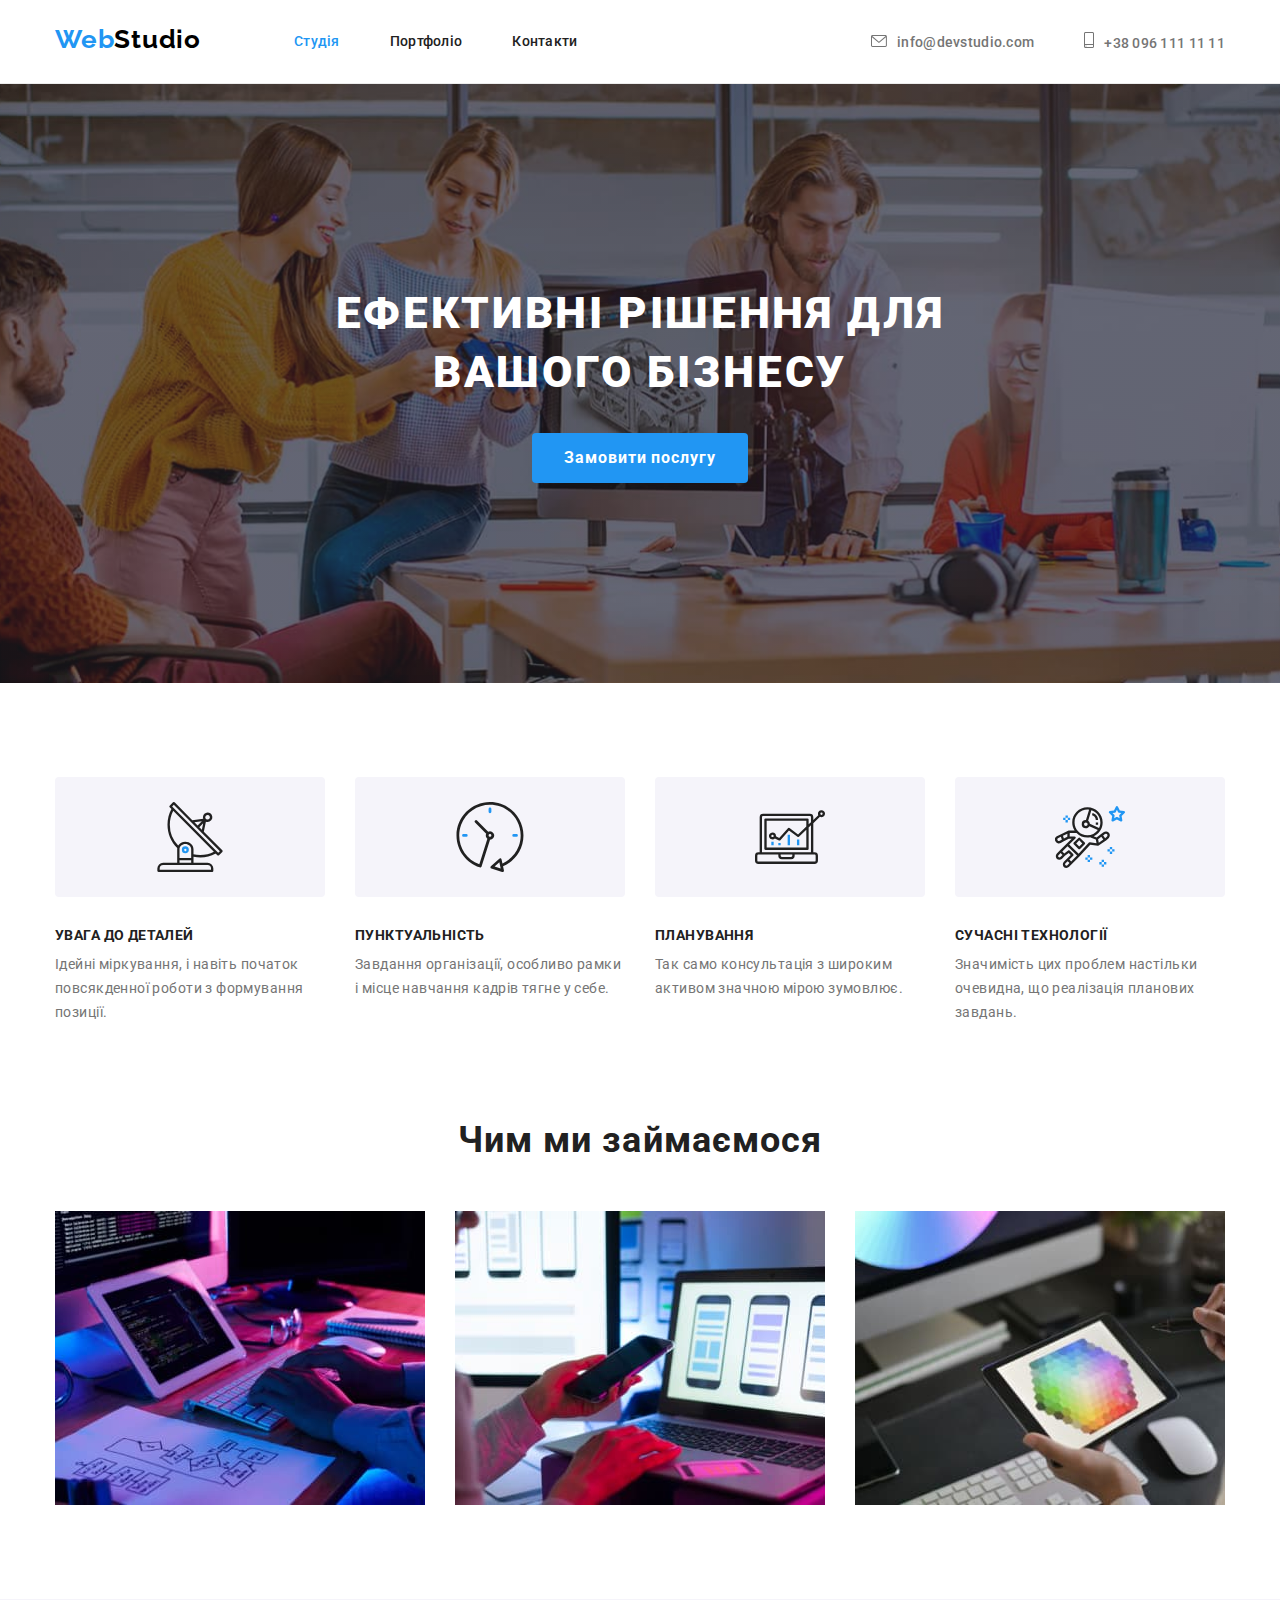
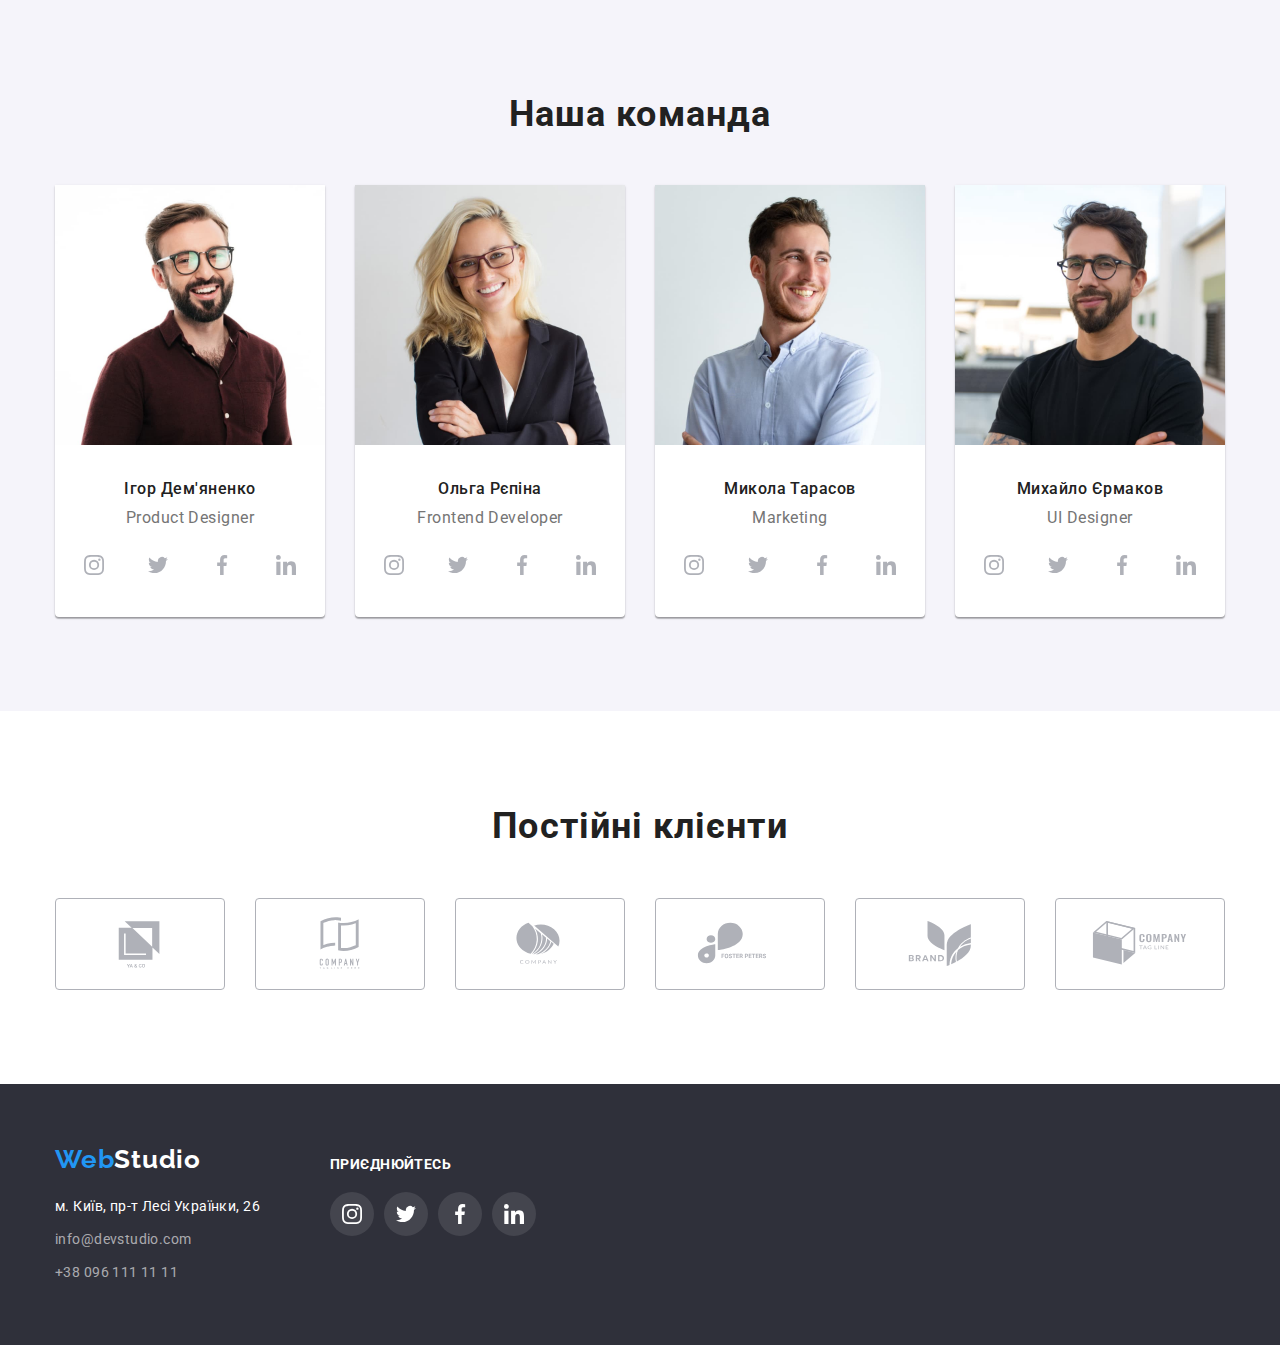
<file: index.html>
<!DOCTYPE html>
<html lang="uk">

<head>
  <meta charset="UTF-8" />
  <meta http-equiv="X-UA-Compatible" content="IE=edge" />
  <meta name="viewport" content="width=device-width, initial-scale=1.0" />
  <link rel="preconnect" href="https://fonts.gstatic.com" crossorigin />
  <link rel="preconnect" href="https://fonts.googleapis.com" />
  <link href="https://fonts.googleapis.com/css2?family=Raleway:wght@700&family=Roboto:wght@400;500;700;900&display=swap"
    rel="stylesheet" />
  <link rel="stylesheet"
    href="https://cdnjs.cloudflare.com/ajax/libs/modern-normalize/1.0.0/modern-normalize.min.css" />
  <link rel="stylesheet" href="./css/styles.css" />
  <title>WebStudio</title>
</head>

<body>
  <!--Header-->
  <header class="page-header">
    <div class="container">
      <nav class="navigation">
        <a href="./index.html" class="logo-link"><span lang="en">Web<span class="studio-color">Studio</span></span></a>
        <ul class="header-navigation list">
          <li>
            <a href="./index.html" class="navigation-link link active">Студія</a>
          </li>
          <li>
            <a href="./portfolio.html" class="navigation-link link">Портфоліо</a>
          </li>
          <li>
            <a href="#contacts" class="navigation-link link">Контакти</a>
          </li>
        </ul>
      </nav>
      <ul class="contacts list">
        <li>
          <a href="mailto:info@devstudio.com" class="link contact mail">
            <div class="logo-cont">
              <svg class="envelope-svg">
                <use href="./images/icons.svg#icon-envelope">
                </use>
              </svg>
            </div>
            info@devstudio.com
          </a>
        </li>
        <li>
          <a href="tel:+380961111111" class="link contact tell">
            <div class="logo-cont">
              <svg class="phone-svg">
                <use href="./images/icons.svg#icon-phone">
                </use>
              </svg>
            </div>
            +38 096 111 11 11
          </a>
        </li>
      </ul>
    </div>
  </header>

  <main>
    <!--Hero Section-->
    <section class="hero">
      <div class="hero-bg">
        <h1 class="hero-header">
          Ефективні рішення для вашого бізнесу
        </h1>
        <button class="hero-button-link" type="button">
          Замовити послугу
        </button>
      </div>
    </section>

    <!--Section Our Аdvantages-->
    <section class="advantages section">
      <div class="container">
        <h2 class="block-head visually-hidden">Переваги</h2>
        <ul class="advantage-list list">
          <li class="advantage">
            <div class="advantage-blok">
              <svg class="advantage-svg">
                <use href="./images/icons.svg#icon-antenna"></use>
              </svg>
            </div>
            <h3 class="advantage-name">УВАГА ДО ДЕТАЛЕЙ</h3>
            <p class="advantage-description">
              Ідейні міркування, і навіть початок повсякденної роботи з
              формування позиції.
            </p>
          </li>
          <li class="advantage">
            <div class="advantage-blok">
              <svg class="advantage-svg">
                <use href="./images/icons.svg#icon-clock"></use>
              </svg>
            </div>
            <h3 class="advantage-name">ПУНКТУАЛЬНІСТЬ</h3>
            <p class="advantage-description">
              Завдання організації, особливо рамки і місце навчання кадрів тягне
              у себе.
            </p>
          </li>
          <li class="advantage">
            <div class="advantage-blok">
              <svg class="advantage-svg">
                <use href="./images/icons.svg#icon-diagram"></use>
              </svg>
            </div>
            <h3 class="advantage-name">ПЛАНУВАННЯ</h3>
            <p class="advantage-description">
              Так само консультація з широким активом значною мірою зумовлює.
            </p>
          </li>
          <li class="advantage">
            <div class="advantage-blok">
              <svg class="advantage-svg">
                <use href="./images/icons.svg#icon-astronaut"></use>
              </svg>
            </div>
            <h3 class="advantage-name">СУЧАСНІ ТЕХНОЛОГІЇ</h3>
            <p class="advantage-description">
              Значимість цих проблем настільки очевидна, що реалізація планових
              завдань.
            </p>
          </li>
        </ul>
      </div>
    </section>

    <!--Section What Do We Do-->
    <section class="we-do section">
      <div class="container">
        <h2 class="block-head">Чим ми займаємося</h2>
        <ul class="we-do-list list">
          <li>
            <img class="we-do-img" src="./images/box1.jpg" alt="Programing" width="370" />
          </li>
          <li>
            <img class="we-do-img" src="./images/box2.jpg" alt="Design" width="370" />
          </li>
          <li>
            <img src="./images/box3.jpg" alt="Drafting" width="370" />
          </li>
        </ul>
      </div>
    </section>

    <!--Our Team-->
    <section class="team-cont section">
      <div class="container">
        <h2 class="block-head">Наша команда</h2>
        <ul class="team list">
          <li>
            <section class="team-employee">
              <img src="./images/team/team1.jpg" alt="Ігор Дем'яненко" width="270" />
              <div class="team-frame">
                <h3 class="name-of-employee">Ігор Дем'яненко</h3>
                <p class="position-on-team" lang="en">
                  Product Designer
                </p>
                <div class="team-social-network">
                  <ul class="social-list list">
                    <li class="social-item">
                      <a href="https://www.instagram.com/">
                        <svg class="social-svg">
                          <use href="./images/icons.svg#icon-instagram"></use>
                        </svg>
                      </a>
                    </li>
                    <li class="social-item">
                      <a href="https://twitter.com/">
                        <svg class="social-svg">
                          <use href="./images/icons.svg#icon-twitter"></use>
                        </svg>
                      </a>
                    </li>
                    <li class="social-item">
                      <a href="https://www.facebook.com/">
                        <svg class="social-svg">
                          <use href="./images/icons.svg#icon-facebook"></use>
                        </svg>
                      </a>
                    </li>
                    <li class="social-item">
                      <a href="https://www.linkedin.com/">
                        <svg class="social-svg">
                          <use href="./images/icons.svg#icon-linkedin"></use>
                        </svg>
                      </a>
                    </li>
                  </ul>
                </div>

              </div>
            </section>
          </li>
          <li>
            <section class="team-employee">
              <img src="./images/team/team2.jpg" alt="Ольга Рєпіна" width="270" />
              <div class="team-frame">
                <h3 class="name-of-employee">Ольга Рєпіна</h3>
                <p class="position-on-team" lang="en">
                  Frontend Developer
                </p>
                <div class="team-social-network">
                  <ul class="social-list list">
                    <li class="social-item">
                      <a href="https://www.instagram.com/">
                        <svg class="social-svg">
                          <use href="./images/icons.svg#icon-instagram"></use>
                        </svg>
                      </a>
                    </li>
                    <li class="social-item">
                      <a href="https://twitter.com/">
                        <svg class="social-svg">
                          <use href="./images/icons.svg#icon-twitter"></use>
                        </svg>
                      </a>
                    </li>
                    <li class="social-item">
                      <a href="https://www.facebook.com/">
                        <svg class="social-svg">
                          <use href="./images/icons.svg#icon-facebook"></use>
                        </svg>
                      </a>
                    </li>
                    <li class="social-item">
                      <a href="https://www.linkedin.com/">
                        <svg class="social-svg">
                          <use href="./images/icons.svg#icon-linkedin"></use>
                        </svg>
                      </a>
                    </li>
                  </ul>
                </div>

              </div>
            </section>
          </li>
          <li>
            <section class="team-employee">
              <img src="./images/team/team3.jpg" alt="Микола Тарасов" width="270" />
              <div class="team-frame">
                <h3 class="name-of-employee">Микола Тарасов</h3>
                <p class="position-on-team" lang="en">
                  Marketing
                </p>
                <div class="team-social-network">
                  <ul class="social-list list">
                    <li class="social-item">
                      <a href="https://www.instagram.com/">
                        <svg class="social-svg">
                          <use href="./images/icons.svg#icon-instagram"></use>
                        </svg>
                      </a>
                    </li>
                    <li class="social-item">
                      <a href="https://twitter.com/">
                        <svg class="social-svg">
                          <use href="./images/icons.svg#icon-twitter"></use>
                        </svg>
                      </a>
                    </li>
                    <li class="social-item">
                      <a href="https://www.facebook.com/">
                        <svg class="social-svg">
                          <use href="./images/icons.svg#icon-facebook"></use>
                        </svg>
                      </a>
                    </li>
                    <li class="social-item">
                      <a href="https://www.linkedin.com/">
                        <svg class="social-svg">
                          <use href="./images/icons.svg#icon-linkedin"></use>
                        </svg>
                      </a>
                    </li>
                  </ul>
                </div>

              </div>
            </section>
          </li>
          <li>
            <section class="team-employee">
              <img src="./images/team/team4.jpg" alt="Михайло Єрмаков" width="270" />
              <div class="team-frame">
                <h3 class="name-of-employee">Михайло Єрмаков</h3>
                <p class="position-on-team" lang="en">
                  UI Designer
                </p>
                <div class="team-social-network">
                  <ul class="social-list list">
                    <li class="social-item">
                      <a href="https://www.instagram.com/">
                        <svg class="social-svg">
                          <use href="./images/icons.svg#icon-instagram"></use>
                        </svg>
                      </a>
                    </li>
                    <li class="social-item">
                      <a href="https://twitter.com/">
                        <svg class="social-svg">
                          <use href="./images/icons.svg#icon-twitter"></use>
                        </svg>
                      </a>
                    </li>
                    <li class="social-item">
                      <a href="https://www.facebook.com/">
                        <svg class="social-svg">
                          <use href="./images/icons.svg#icon-facebook"></use>
                        </svg>
                      </a>
                    </li>
                    <li class="social-item">
                      <a href="https://www.linkedin.com/">
                        <svg class="social-svg">
                          <use href="./images/icons.svg#icon-linkedin"></use>
                        </svg>
                      </a>
                    </li>
                  </ul>
                </div>
              </div>
            </section>
          </li>
        </ul>
      </div>
    </section>
    <!--Regular Customers-->
    <section class="regular-customers section">
      <div class="container">
        <h2 class="block-head">Постійні клієнти</h2>
        <ul class="customers-list list">
          <li class="customer-item">
            <a href="" class="customer-link">
              <svg class="customer-logo">
                <use href="./images/icons.svg#icon-client-logo-1"></use>
              </svg>
            </a>
          </li>
          <li class="customer-item">
            <a href="" class="customer-link">
              <svg class="customer-logo">
                <use href="./images/icons.svg#icon-client-logo-2"></use>
              </svg>
            </a>
          </li>
          <li class="customer-item">
            <a href="" class="customer-link">
              <svg class="customer-logo">
                <use href="./images/icons.svg#icon-client-logo-3"></use>
              </svg>
            </a>
          </li>
          <li class="customer-item">
            <a href="" class="customer-link">
              <svg class="customer-logo">
                <use href="./images/icons.svg#icon-client-logo-4"></use>
              </svg>
            </a>
          </li>
          <li class="customer-item">
            <a href="" class="customer-link">
              <svg class="customer-logo">
                <use href="./images/icons.svg#icon-client-logo-5"></use>
              </svg>
            </a>
          </li>
          <li class="customer-item">
            <a href="" class="customer-link">
              <svg class="customer-logo">
                <use href="./images/icons.svg#icon-client-logo-6"></use>
              </svg>
            </a>
          </li>
        </ul>
      </div>
    </section>
  </main>

  <!--Footer-->
  <footer class="footer">
    <div class="container footer-div">
      <div class="footer-cont">
        <h2 class="visually-hidden" id="#contacts">
          Контакти
        </h2>
        <a href="./index.html" class="logo-link"><span lang="en">Web<span class="studio-color">Studio</span></span></a>
        <address>
          <p class="address">м. Київ, пр-т Лесі Українки, 26</p>
          <ul class="contacts list">
            <li class="contacts">info@devstudio.com</li>
            <li class="contacts">+38 096 111 11 11</li>
          </ul>
        </address>
      </div>
      <div class="footer-social-networks">
        <p>Приєднюйтесь</p>
        <ul class="social-list list">
          <li class="social-item">
            <a href="https://www.instagram.com/">
              <svg class="social-svg">
                <use href="./images/icons.svg#icon-instagram"></use>
              </svg>
            </a>
          </li>
          <li class="social-item">
            <a href="https://twitter.com/">
              <svg class="social-svg">
                <use href="./images/icons.svg#icon-twitter"></use>
              </svg>
            </a>
          </li>
          <li class="social-item">
            <a href="https://www.facebook.com/">
              <svg class="social-svg">
                <use href="./images/icons.svg#icon-facebook"></use>
              </svg>
            </a>
          </li>
          <li class="social-item">
            <a href="https://www.linkedin.com/">
              <svg class="social-svg">
                <use href="./images/icons.svg#icon-linkedin"></use>
              </svg>
            </a>
          </li>
        </ul>
      </div>
    </div>
  </footer>
</body>

</html>
</file>
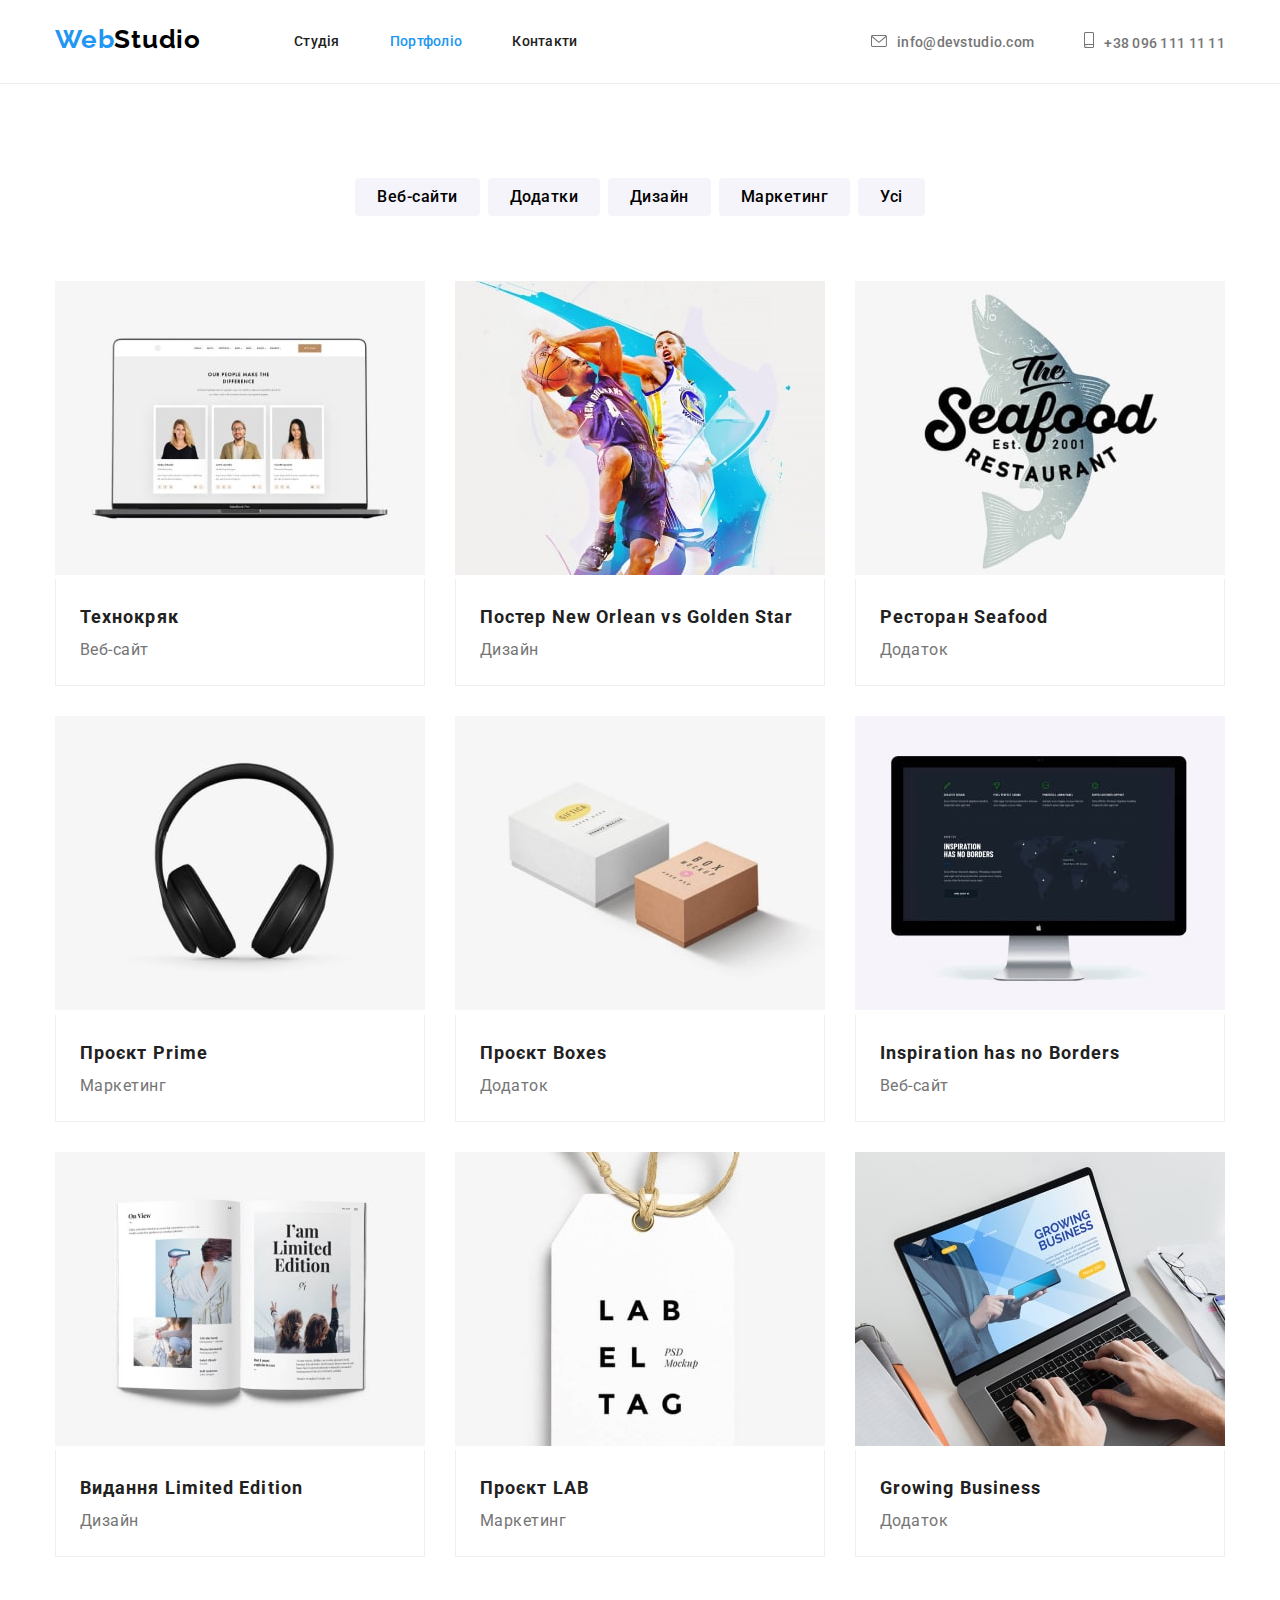
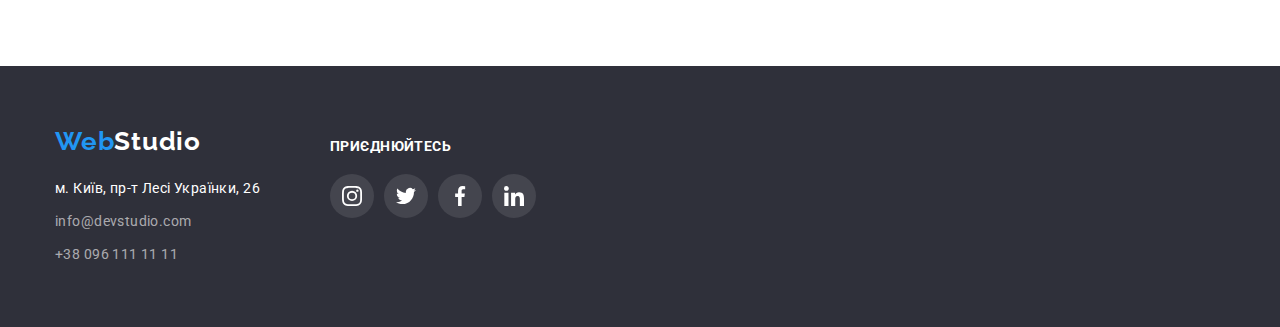
<file: portfolio.html>
<!DOCTYPE html>
<html lang="uk">

<head>
  <meta charset="UTF-8" />
  <meta http-equiv="X-UA-Compatible" content="IE=edge" />
  <meta name="viewport" content="width=device-width, initial-scale=1.0" />
  <title>Portfolio</title>
  <link rel="preconnect" href="https://fonts.googleapis.com">
  <link rel="preconnect" href="https://fonts.gstatic.com" crossorigin>
  <link href="https://fonts.googleapis.com/css2?family=Raleway:wght@700&family=Roboto:wght@400;500;700;900&display=swap"
    rel="stylesheet">
  <link rel="stylesheet"
    href="https://cdnjs.cloudflare.com/ajax/libs/modern-normalize/1.0.0/modern-normalize.min.css" />
  <link rel="stylesheet" href="./css/styles.css">

</head>

<body>

  <!--Header-->
  <header class="page-header">
    <div class="container">
      <nav class="navigation">
        <a href="./index.html" class="logo-link"><span lang="en">Web<span class="studio-color">Studio</span></span></a>
        <ul class="header-navigation list">
          <li>
            <a href="./index.html" class="navigation-link link">Студія</a>
          </li>
          <li>
            <a href="./portfolio.html" class="navigation-link link active">Портфоліо</a>
          </li>
          <li>
            <a href="#contacts" class="navigation-link link">Контакти</a>
          </li>
        </ul>
      </nav>
      <ul class="contacts list">
        <li>
          <a href="mailto:info@devstudio.com" class="link contact mail">
            <div class="logo-cont">
              <svg class="envelope-svg">
                <use href="./images/icons.svg#icon-envelope">
                </use>
              </svg>
            </div>
            info@devstudio.com
          </a>
        </li>
        <li>
          <a href="tel:+380961111111" class="link contact tell">
            <div class="logo-cont">
              <svg class="phone-svg">
                <use href="./images/icons.svg#icon-phone">
                </use>
              </svg>
            </div>
            +38 096 111 11 11
          </a>
        </li>
      </ul>
    </div>
  </header>

  <main>
    <!--Section Portfolio Works-->
    <section class="portfolio section">
      <div class="container">
        <h1 lang="en" class="visually-hidden">Portfolio</h1>
        <ul class="portfolio-button-sort list">
          <li><button class="button-sort" type="button">Веб-сайти</button></li>
          <li><button class="button-sort" type="button">Додатки</button></li>
          <li><button class="button-sort" type="button">Дизайн</button></li>
          <li><button class="button-sort" type="button">Маркетинг</button></li>
          <li><button class="button-sort" type="button">Усі</button></li>
        </ul>
        <ul class="portfolio-list list">
          <li>
            <a href="" class="portfolio-work"><img src="./images/portfolio/Technocrack.jpg"
                alt="Ноутбук із відкритим додатком Технокряк" width="370">
              <div class="frame">
                <h2 class="name-of-work">Технокряк</h2>
                <p class="type-of-work">Веб-сайт</p>
              </div>
            </a>
          </li>

          <li>
            <a href="" class="portfolio-work"><img src="./images/portfolio/basketball_poster.jpg"
                alt="Постер New Orlean vs Golden Star" width="370">
              <div class="frame">
                <h2 class="name-of-work">Постер <span lang="en">New Orlean vs Golden Star</span></h2>
                <p class="type-of-work">Дизайн</p>
              </div>
            </a>
          </li>

          <li>
            <a href="" class="portfolio-work"><img src="./images/portfolio/seafood.jpg" alt="logo Ресторан Seafood"
                width="370">
              <div class="frame">
                <h2 class="name-of-work">Ресторан <span lang="en">Seafood</span></h2>
                <p class="type-of-work">Додаток</p>
              </div>
            </a>
          </li>

          <li>
            <a href="" class="portfolio-work"><img src="./images/portfolio/project_prime.jpg" alt="headphone"
                width="370">
              <div class="frame">
                <h2 class="name-of-work">Проєкт <span lang="en">Prime</span></h2>
                <p class="type-of-work">Маркетинг</p>
              </div>
            </a>
          </li>

          <li>
            <a href="" class="portfolio-work"><img src="./images/portfolio/boxes.jpg" alt="2 boxes" width="370">
              <div class="frame">
                <h2 class="name-of-work">Проєкт <span lang="en">Boxes</span></h2>
                <p class="type-of-work">Додаток</p>
              </div>
            </a>
          </li>

          <li>
            <a href="" class="portfolio-work"><img src="./images/portfolio/web_inspiration.jpg" alt="computer monitor"
                width="370">
              <div class="frame">
                <h2 class="name-of-work"><span lang="en">Inspiration has no Borders</span></h2>
                <p class="type-of-work">Веб-сайт</p>
              </div>
            </a>
          </li>
          <li>
            <a href="" class="portfolio-work"><img src="./images/portfolio/limited_edition.jpg" alt="opened book"
                width="370">
              <div class="frame">
                <h2 class="name-of-work">Видання <span lang="en">Limited Edition</span></h2>
                <p class="type-of-work">Дизайн</p>
              </div>
            </a>
          </li>
          <li>
            <a href="" class="portfolio-work"><img src="./images/portfolio/LAB.jpg" alt="tag" width="370">
              <div class="frame">
                <h2 class="name-of-work">Проєкт <span lang="en">LAB</span></h2>
                <p class="type-of-work">Маркетинг</p>
              </div>
            </a>
          </li>
          <li>
            <a href="" class="portfolio-work"><img src="./images/portfolio/growing_business.jpg"
                alt="man working in computer" width="370">
              <div class="frame">
                <h2 class="name-of-work"><span lang="en">Growing Business</span></h2>
                <p class="type-of-work">Додаток</p>
              </div>
            </a>
          </li>
        </ul>
      </div>
    </section>
  </main>

  <!--Footer-->
  <footer class="footer">
    <div class="container footer-div">
      <div class="footer-cont">
        <h2 class="visually-hidden" id="#contacts">
          Контакти
        </h2>
        <a href="./index.html" class="logo-link"><span lang="en">Web<span class="studio-color">Studio</span></span></a>
        <address>
          <p class="address">м. Київ, пр-т Лесі Українки, 26</p>
          <ul class="contacts list">
            <li class="contacts">info@devstudio.com</li>
            <li class="contacts">+38 096 111 11 11</li>
          </ul>
        </address>
      </div>
      <div class="footer-social-networks">
        <p>Приєднюйтесь</p>
        <ul class="social-list list">
          <li class="social-item">
            <a href="https://www.instagram.com/">
              <svg class="social-svg">
                <use href="./images/icons.svg#icon-instagram"></use>
              </svg>
            </a>
          </li>
          <li class="social-item">
            <a href="https://twitter.com/">
              <svg class="social-svg">
                <use href="./images/icons.svg#icon-twitter"></use>
              </svg>
            </a>
          </li>
          <li class="social-item">
            <a href="https://www.facebook.com/">
              <svg class="social-svg">
                <use href="./images/icons.svg#icon-facebook"></use>
              </svg>
            </a>
          </li>
          <li class="social-item">
            <a href="https://www.linkedin.com/">
              <svg class="social-svg">
                <use href="./images/icons.svg#icon-linkedin"></use>
              </svg>
            </a>
          </li>
        </ul>
      </div>
    </div>
  </footer>
</body>

</html>
</file>
<file: css/styles.css>
html {
  box-sizing: border-box;
}
*,
*::before,
*::after {
  box-sizing: inherit;
}

body,
html {
  margin: 0;
  height: 100%;
}
:root {
  --link-color: #2196f3;
  --contact-color: #757575;
  --main-color: #212121;
  --footer-color: #ffffff;
  --description-color: #757575;
  --frame-color: #eeeeeeee;
  --button-filter-color: #f5f4fa;
  --hero-bgc: #c4c4c4;
  --advantage-bgc: #f5f4fa;
  --logo-color: #afb1b8;
}
h1,
h2,
h3,
h4,
h5,
h6,
p,
ul,
li {
  margin: 0;
  padding: 0;
}
img li {
  display: block;
  max-width: 100%;
  height: auto;
}
body {
  font-family: "Roboto", sans-serif;
  color: var(--main-color);
  font-style: normal;
  margin: 0 auto;
}

.section {
  padding-top: 94px;
  padding-bottom: 94px;
}
.list {
  list-style: none;
  padding: 0;
  margin: 0;
}

/*hidden-teg*/
.visually-hidden {
  overflow: hidden;
  position: absolute;
  white-space: nowrap;
  clip: rect(0 0 0 0);
  clip-path: inset(50%);
  height: 1px;
  width: 1px;
}

.container {
  width: 1200px;
  margin: 0 auto;
  padding-left: 15px;
  padding-right: 15px;
}

/*logo*/
.logo-link {
  font-family: "Raleway", sans-serif;
  font-style: normal;
  font-weight: 700;
  font-size: 26px;
  line-height: 1.2;
  color: var(--link-color);
  letter-spacing: 0.03em;
  text-decoration: none;
}

/*header*/
header .studio-color {
  color: #000000;
}
header .logo-link {
  margin-top: 24px;
  margin-bottom: 24px;
}
.page-header {
  border-bottom: solid 1px #ececec;
}

/*link*/
.link {
  text-decoration: none;
}
.link:hover,
.link:focus {
  color: var(--link-color);
}

.page-header .navigation .active {
  color: var(--link-color);
}

.navigation-link {
  font-weight: 500;
  font-size: 14px;
  line-height: 1.15;
  letter-spacing: 0.02em;
  color: var(--main-color);
  padding: 32px 0;
}
.page-header .container {
  display: flex;
  flex-wrap: wrap;
}
.navigation {
  display: flex;
  flex-wrap: wrap;
}
.header-navigation {
  display: flex;
  flex-wrap: wrap;
  align-items: center;
  margin-left: 93px;
}
.header-navigation li:not(:last-child) {
  margin-right: 50px;
}

/*tell & mail*/
header .contacts {
  display: flex;
  flex-wrap: wrap;
  align-items: center;
  margin-left: auto;
}
header .contacts > li:not(:first-child) {
  margin-left: 50px;
}
.logo-cont {
  height: 12px;
  justify-content: center;
}
.contact {
  font-weight: 500;
  font-size: 14px;
  line-height: 1.15;
  letter-spacing: 0.02em;
  color: var(--contact-color);
  padding: 32px 0;
  display: flex;
  justify-content: center;
  align-items: baseline;
  gap: 10px;
}
.hero-bg {
  padding: 200px 0;
  background-image: linear-gradient(
      rgba(47, 48, 58, 0.4),
      rgba(47, 48, 58, 0.4)
    ),
    url(../images/hero-bg-img.jpg);
  background-repeat: no-repeat;
  background-position: center;
  background-size: cover;
  max-width: 1600px;
  margin: 0 auto;
  background-color: var(--hero-bgc);
}
.mail .logo-cont svg {
  width: 16px;
  height: 12px;
  justify-content: baseline;
  fill: currentColor;
}
.tell .logo-cont svg {
  width: 10px;
  height: 16px;
  justify-content: baseline;
  fill: currentColor;
}

.hero-header {
  display: block;
  max-width: 730px;
  margin: 0 auto;
  font-weight: 900;
  font-size: 44px;
  line-height: 1.35;
  text-align: center;
  letter-spacing: 0.06em;
  text-transform: uppercase;
  color: #ffffff;
  margin-bottom: 30px;
}

.hero-button-link {
  display: block;
  font-weight: 700;
  font-size: 16px;
  line-height: 1.35;
  font-family: inherit;
  letter-spacing: 0.06em;
  background-color: #2196f3;
  color: var(--footer-color);
  cursor: pointer;
  width: 216px;
  height: 50px;
  border-radius: 4px;
  border: 1px transparent;
  margin: 0 auto;
}
.hero-button-link:hover,
.hero-button-link:focus {
  background-color: #188ce8;
  color: var(--footer-color);
}

/*advantage*/

.advantage-name {
  font-weight: 700;
  font-size: 14px;
  line-height: 1.15;
  letter-spacing: 0.03em;
  text-transform: uppercase;
  margin-bottom: 10px;
}

.advantage-description {
  font-style: normal;
  font-weight: 400;
  font-size: 14px;
  line-height: 1.71;
  letter-spacing: 0.03em;
  color: var(--description-color);
}
.advantage-list {
  display: flex;
  align-items: flex-start;
}

.advantage {
  display: inline-block;
  margin: 0;
  padding: 0;
  width: 270px;
}
.advantage-blok {
  display: flex;
  align-items: center;
  justify-content: center;
  height: 120px;
  background-color: var(--advantage-bgc);
  border-radius: 4px;
  margin-bottom: 30px;
  fill: var(--main-color);
}
.advantage-svg {
  width: 70px;
  height: 70px;
  fill: var(--main-color, --logo-color);
}
.advantage:not(:first-child) {
  margin-left: 30px;
}
.advantages.section {
  padding-bottom: 0;
}
/*We do section*/

.we-do-list li {
  display: inline-block;
}
.we-do-list li:nth-child(n + 2) {
  margin-left: 30px;
}
.we-do-list img {
  display: block;
}
.we-do-list {
  display: flex;
}
.item {
  margin-left: 30px;
}
/*Team*/
.team-cont {
  background-color: #f5f4fa;
}
.team {
  display: flex;
  justify-content: space-between;
}
.name-of-employee {
  font-weight: 500;
  font-size: 16px;
  line-height: 1.19;
  letter-spacing: 0.03em;
  margin-bottom: 10px;
  text-align: center;
}
.team-list li {
  display: inline-block;
}
.team-list li:nth-child(n + 2) {
  margin-left: 30;
}
.team-employee {
  width: 270px;
  background-color: var(--footer-color);
  box-shadow: 0px 1px 3px rgba(0, 0, 0, 0.12), 0px 1px 1px rgba(0, 0, 0, 0.14),
    0px 2px 1px rgba(0, 0, 0, 0.2);
  border-radius: 0px 0px 4px 4px;
}
.team-frame {
  padding: 30px;
}

.position-on-team {
  font-weight: 400;
  font-size: 16px;
  line-height: 1.19;
  letter-spacing: 0.03em;
  color: var(--description-color);
  text-align: center;
  margin-bottom: 16px;
}
.team-cont .social-item svg {
  fill: var(--logo-color);
}
.social-item:hover > a > svg,
.social-item :focus > a > svg {
  fill: var(--footer-color);
}

.team-cont .social-list {
  display: flex;
  justify-content: center;
  gap: 10px;
}
.customers-list {
  display: flex;
  justify-content: space-between;
}
.customer-logo {
  display: flex;
  width: 106px;
  height: 60px;
  fill: var(--logo-color);
}
.customer-link {
  display: flex;
  width: 170px;
  height: 92px;
  border-radius: 4px;
  justify-content: center;
  align-items: center;
  border: 1px solid var(--logo-color);
}
.customer-link:hover,
.customer-link :focus {
  border-color: var(--link-color);
}
.customer-item:hover > a > svg,
.customer-item :focus > a > svg {
  fill: var(--link-color);
}

footer {
  background-color: #2f303a;
  margin: 0 auto;
}

footer address {
  font-family: "Roboto";
  font-style: normal;
  font-weight: 400;
  font-size: 14px;
  line-height: 1.714;
  letter-spacing: 0.03em;
  color: var(--footer-color);
}
.footer {
  padding-top: 60px;
  padding-bottom: 60px;
}

footer .studio-color {
  color: var(--footer-color);
}

footer .contacts {
  font-family: "Roboto";
  font-style: normal;
  font-weight: 400;
  font-size: 14px;
  line-height: 1.714;
  letter-spacing: 0.03em;
  color: rgba(255, 255, 255, 0.6);
}
.block-head {
  font-weight: 700;
  font-size: 36px;
  line-height: 1.17;
  text-align: center;
  letter-spacing: 0.03em;
  margin-bottom: 50px;
}
footer .contacts {
  margin-top: 9px;
}
footer .logo-link {
  display: block;
  align-items: baseline;
  margin-bottom: 20px;
}
.footer-social-networks {
  margin-left: 70px;
}

.footer-social-networks p {
  font-style: normal;
  font-weight: 700;
  font-size: 14px;
  line-height: 1, 15;
  letter-spacing: 0.03em;
  text-transform: uppercase;
  color: var(--footer-color);
  margin-bottom: 20px;
  margin-top: 12px;
}
.social-svg {
  width: 20px;
  height: 20px;
  fill: var(--footer-color);
}
.social-item > a {
  display: flex;
  align-items: center;
  justify-content: center;
  width: 44px;
  height: 44px;
  border-radius: 50%;
  background: rgba(255, 255, 255, 0.1);
}
.social-item:not(:last-child) {
  margin-right: 10px;
}
.social-item > a:hover,
.social-item > a:focus {
  background-color: var(--link-color);
}

.footer-div {
  display: flex;
}
.social-list {
  display: flex;
}
/*PORTFOLIO*/

/*button*/
.portfolio-button-sort {
  display: flex;
  justify-content: center;
  margin-bottom: 50px;
}

.button-sort {
  font-weight: 500;
  font-size: 16px;
  line-height: 1.625;
  font-family: inherit;
  letter-spacing: 0.03em;
  background: var(--button-filter-color);
  cursor: pointer;
  border: none;
  padding: 6px 22px;
  border-radius: 4px;
}
.portfolio-button-sort > li:nth-child(n + 2) {
  margin-left: 8px;
}

.button-sort:hover,
.button-sort:focus {
  background-color: var(--link-color);
  color: var(--footer-color);
  box-shadow: 0px 3px 1px rgba(0, 0, 0, 0.1), 0px 1px 2px rgba(0, 0, 0, 0.08),
    0px 2px 2px rgba(0, 0, 0, 0.12);
}
/*portfolio works*/

.portfolio-list {
  display: flex;
  flex-wrap: wrap;
  margin: 0 -15px;
}
.frame {
  border-right: solid 1px var(--frame-color);
  border-bottom: solid 1px var(--frame-color);
  border-left: solid 1px var(--frame-color);
  padding: 20px 24px;
}
.portfolio-work {
  display: block;
  flex-basis: calc((100%) / 3);
  margin: 15px;
  list-style: none;
  text-decoration: none;
  color: inherit;
}
.portfolio-work :focus,
.portfolio-work:hover {
  background: #ffffff;
  box-shadow: 0px 1px 1px rgba(0, 0, 0, 0.12), 0px 4px 4px rgba(0, 0, 0, 0.06),
    1px 4px 6px rgba(0, 0, 0, 0.16);
}
.name-of-work {
  display: block;
  font-weight: 700;
  font-size: 18px;
  line-height: 2;
  letter-spacing: 0.06em;
}

.type-of-work {
  display: block;
  font-weight: 400;
  font-size: 16px;
  line-height: 1.875;
  letter-spacing: 0.03em;
  color: var(--description-color);
}
</file>
